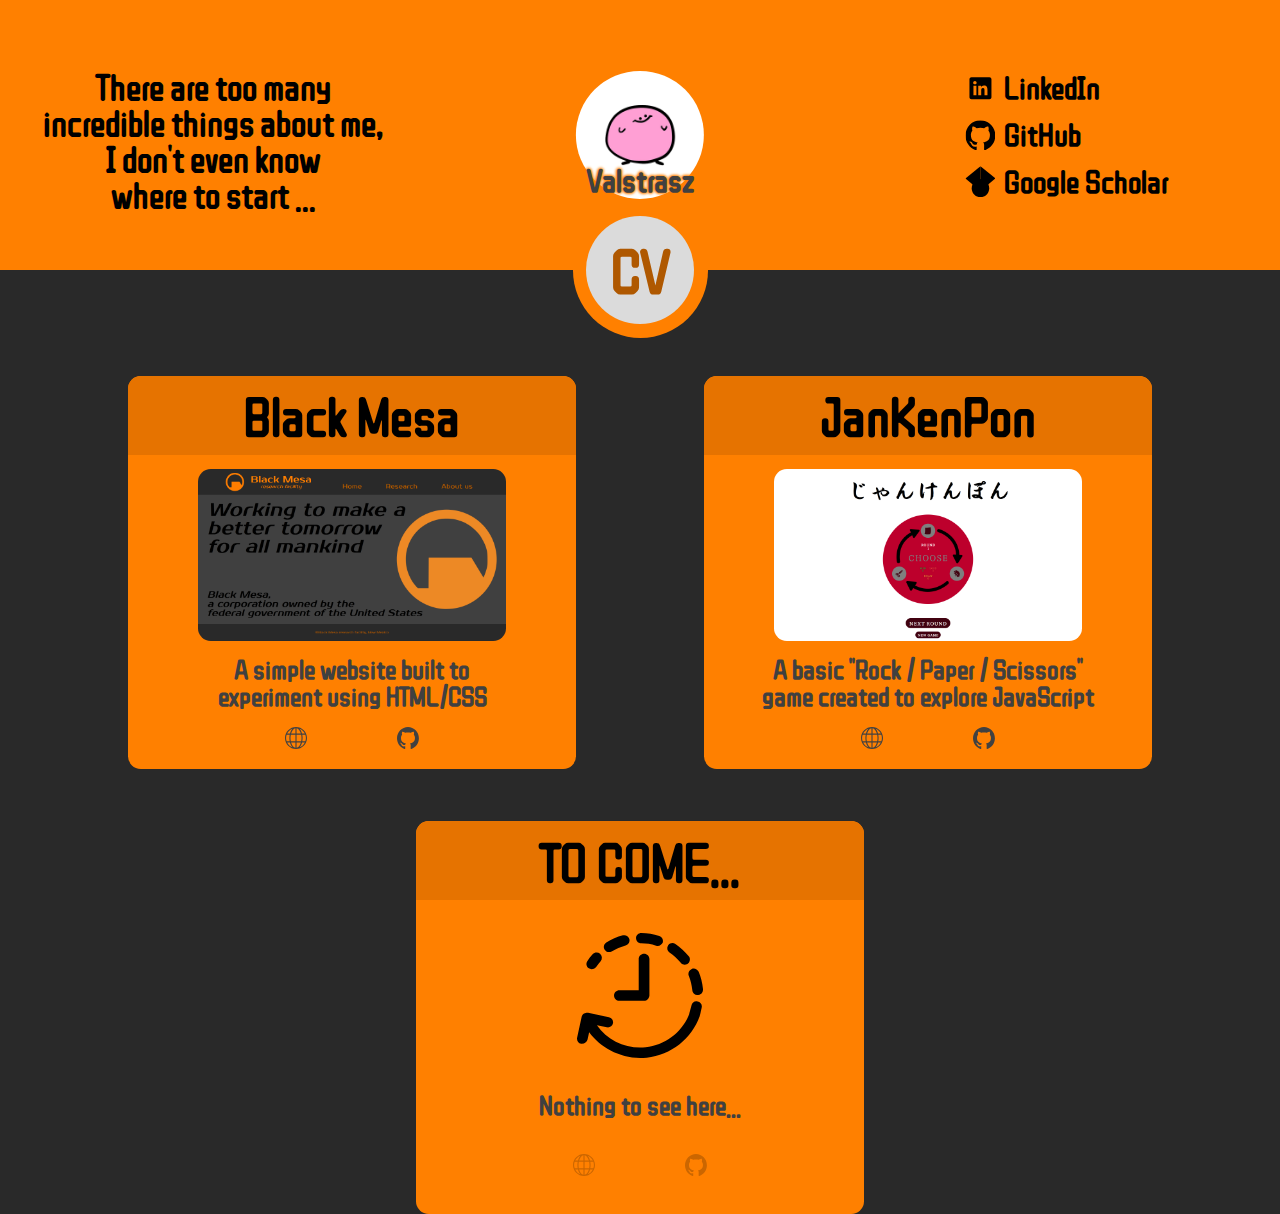
<file: index.html>
<!DOCTYPE html>
<html lang="en">
    <head>
        <meta charset="UTF-8">
        <meta name="viewport" content="width=device-width, initial-scale=1.0">

        <link rel="stylesheet" href="./Welcome/style/style.css">

        <script src="./Welcome/script/script.js" defer></script>

        <title> Welcome </title>
    </head>

    <body>
        <section id="section_hero">
            <div id="div_info">
                <div id="div_info_intro">
                    <p>
                        There are too many <br> incredible things about me, <br> I don't even know <br> where to start ...
                    </p>
                </div>

                <div id="div_info_picture">
                    <div id="profile_pic" class="centered">
                        <img class="centered" src="./Welcome/res/Kirbo.png" alt="Profile picture">
                    </div>

                    <div id="name">
                        <p> Valstrasz </p>
                    </div>
                </div>

                <div id="div_info_link">
                    <div id="div_info_link_boundingbox" class="centered">
                        <div id="link_linkedin" class="div_link" onclick="window.open('https://www.linkedin.com/in/valentin-grave-69a243155/', '_blank');">
                            <div class="logo">
                                <img id="logo_linkedin" class="centered" src="./Welcome/res/logo_linkedin.svg" alt="LinkedIn logo"/>
                            </div>

                            <div class="link">
                                <p> LinkedIn </p>
                            </div>
                        </div>
                        
                        <div id="link_github" class="div_link" onclick="window.open('https://github.com/Valstrasz', '_blank');">
                            <div class="logo">
                                <img id="logo_github" class="centered" src="./Welcome/res/logo_github.svg" alt="GitHub logo"/>
                            </div>

                            <div class="link">
                                <p> GitHub </p>
                            </div>
                        </div>
                        
                        <div id="link_googlescholar" class="div_link" onclick="window.open('https://scholar.google.com/citations?user=WZst6JUAAAAJ', '_blank');">
                            <div class="logo">
                                <img id="logo_googlescholar" class="centered" src="./Welcome/res/logo_googlescholar.svg" alt="Google Scholar logo"/>
                            </div>

                            <div class="link">
                                <p> Google Scholar </p>
                            </div>
                        </div>
                    </div>
                </div>
            </div>

            <div id="div_cv_btn_container">
                <div id="div_cv_btn" class="centered"> <p class="centered">CV</p> </div>
            </div>
        </section>


        <section id="section_project">
            <div class="project">
                <div class="project_name">
                    <p class="project_name_text centered"> Black Mesa </p>
                </div>

                <div class="project_content">
                    <img class="project_thumbnail" src="./Welcome/res/thumbnail_htmlcss.png" alt="Thumbnail HTML/CSS project"/>
    
                    <p class="project_description"> A simple website built to experiment using HTML/CSS </p>
    
                    <div class="project_link">
                        <div class="link_website" onclick="window.open('./Pre_training/HTML_CSS/page/index.html', '_blank');">
                            <img src="./Welcome/res/logo_internet.svg" alt="logo_internet"/>
                        </div>
    
                        <div class="link_github" onclick="window.open('https://github.com/Valstrasz/Webpages/tree/main/Pre_training/HTML_CSS', '_blank');">
                            <img src="./Welcome/res/logo_github.svg" alt="logo_github"/>
                        </div>
                    </div>
                </div>
            </div>


            <div class="project">
                <div class="project_name">
                    <p class="project_name_text centered"> JanKenPon </p>
                </div>

                <div class="project_content">
                    <img class="project_thumbnail" src="./Welcome/res/thumbnail_javascript.png" alt="Thumbnail JavaScript project"/>

                    <p class="project_description"> A basic "Rock / Paper / Scissors" game created to explore JavaScript </p>

                    <div class="project_link">
                        <div class="link_website" onclick="window.open('./Pre_training/JavaScript/page/index.html', '_blank');">
                            <img src="./Welcome/res/logo_internet.svg" alt="logo_internet"/>
                        </div>

                        <div class="link_github" onclick="window.open('https://github.com/Valstrasz/Webpages/tree/main/Pre_training/JavaScript', '_blank');">
                            <img src="./Welcome/res/logo_github.svg" alt="logo_github"/>
                        </div>
                    </div>
                </div>
            </div>


            <div id="to_come" class="project">
                <div class="project_name">
                    <p class="project_name_text centered"> TO COME... </p>
                </div>

                <div class="project_content">
                    <img class="project_thumbnail" src="./Welcome/res/time.svg" alt="Thumbnail JavaScript project"/>

                    <p class="project_description"> Nothing to see here... </p>

                    <div class="project_link">
                        <div class="link_website">
                            <img src="./Welcome/res/logo_internet.svg" alt="logo_internet"/>
                        </div>

                        <div class="link_github">
                            <img src="./Welcome/res/logo_github.svg" alt="logo_github"/>
                        </div>
                    </div>
                </div>
            </div>

        </section>

        <section id="section_cv">
            <iframe src="./Welcome/res/CV.pdf#toolbar=0&navpanes=0"></iframe>
        </section>
        <!-- <object class="pdf" 
                data="../res/CV.pdf"
                width="800"
                height="500">
        </object> -->


        <!-- <section id="section_cv">
            <iframe src="../res/CV.pdf" style="width: 100%;height: 100%;border: none;"></iframe>
        </section> -->

        <!-- <a href="https://www.figma.com/design/I54nXVyjRIcSrjVk3jnJt0/Black_Mesa_mock_up?m=auto&t=FksG01njIhw6rZ8y-1"> Figma </a>
        <iframe style="border: 1px solid rgba(0, 0, 0, 0.1);" width="800" height="450" src="https://embed.figma.com/design/I54nXVyjRIcSrjVk3jnJt0/Black_Mesa_mock_up?embed-host=share" allowfullscreen></iframe> -->
    
     
        <!-- <form action="" style="margin: 10em;">
            <label for="choice_id" style="display: block;">SELECT SOMETHING!</label>
            <select name="choice" id="choice_id">
                <option value="hello"> Hello there! </option>
                <option value="initial" selected> Initial selection </option>
                <option value="another"> I am at the bottom </option>
            </select>
            <button style="display: block;"> CLICK </button>
        </form> -->   
    </body>
</html>
</file>
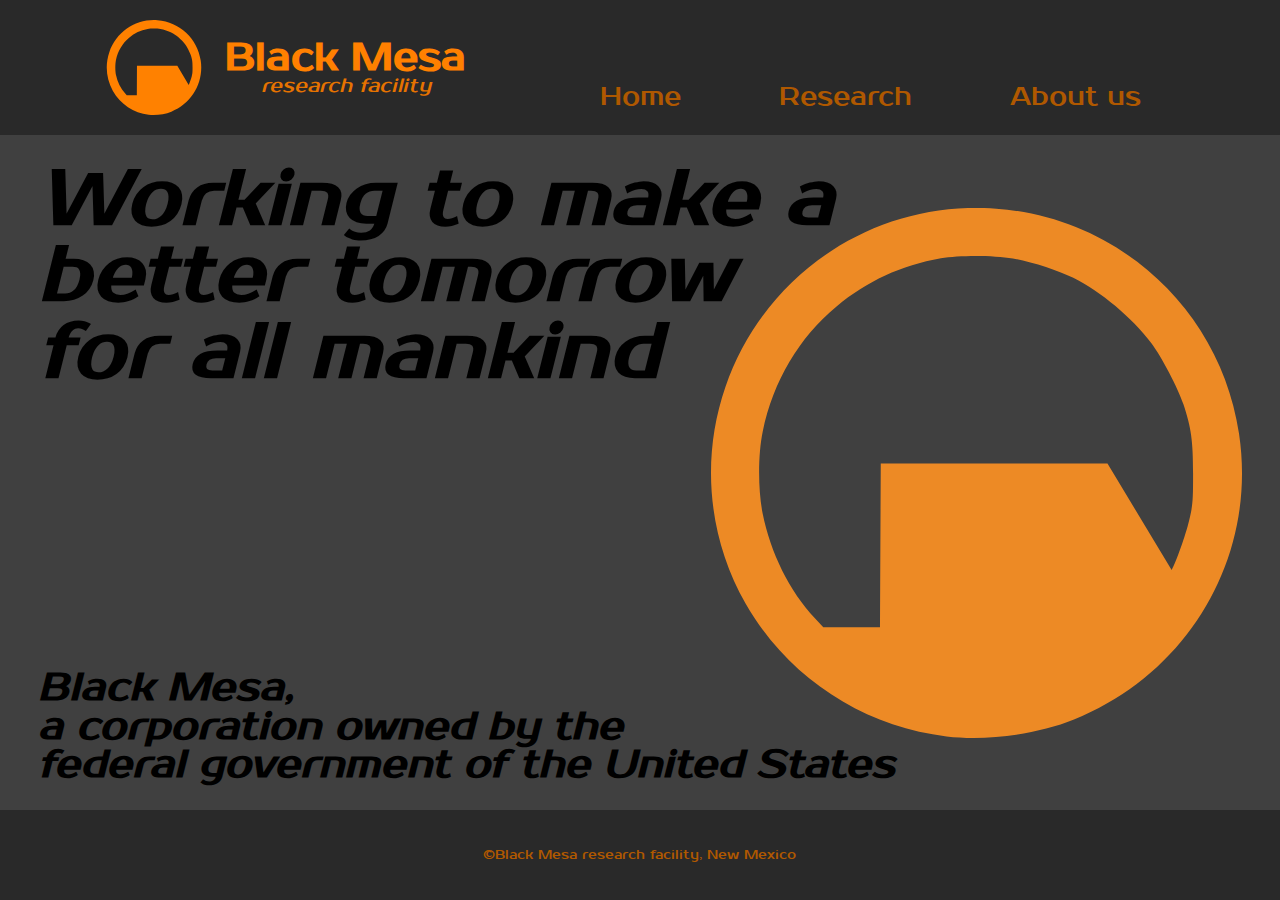
<file: Pre_training/HTML_CSS/page/index.html>
<!DOCTYPE html>
<html lang="en">
    <head>
        <meta charset="UTF-8">


        <link rel="stylesheet" href="../style/index.css"/>

        <title> Welcome to Black Mesa! </title>
    </head>

    <body>
        <header>
            <section class="logo_name">
                <img src="../res/Black_Mesa_logo.svg" alt="Black Mesa's logo"/>

                <section class="name">
                    <a href="./index.html">
                        <!-- Displayed when ".name" is not hovered -->
                        <div id="name_notHovered">
                            <h1> </h1>
                            <h2> </h2>
                        </div>
                        <!-- Displayed when ".name" is hovered -->
                        <div id="name_hovered">
                            <h1> </h1>
                            <h2> </h2>
                        </div>
                    </a>
                </section>
            </section>

            <nav>
                <ul>
                    <li> <a href="./index.html">Home</a> </li>
                    <li> <a href="./research.html">Research</a> </li>
                    <li> <a href="./about.html">About us</a> </li>
                </ul>
            </nav>

            <!-- <div id="header_after">
                <svg id="header_after_SVG" viewBox="0 0 1 1">
                    <defs>
                        <mask id="mask" maskUnits="objectBoundingBox" x="0px" y="0px">
                            <path fill="#ffffff" d="M 1 0 A 1 1 180 0 0 0 1 L 1 1 Z"/>
                        </mask>
                    </defs>
    
                    <path id="header_after_masked" x="0px" y="0px" style="mask: url(#mask);" fill="#ffffff" d="M 0,0 l 1,0 0,1 -1,0 Z"/>
                </svg>
            </div> -->
        </header>

        <main>
            <div id="motto">
                <p> Working to make a </p>
                <p> better tomorrow </p>
                <p> for all mankind </p>
            </div>

            <img id="logo" src="../res/Black_Mesa_logo.svg" alt="Black Mesa's logo">
            
            <div id="property">
                <p> Black Mesa, </p>
                <p> a corporation owned by the </p>
                <p> federal government of the United States </p>
            </div>
        </main>

        <footer>
            <section class="copyright">
                <p id="copyright_notHovered"> </p>
                <p id="copyright_hovered"> </p>
            </section>
        </footer>
    </body>
</html>
</file>
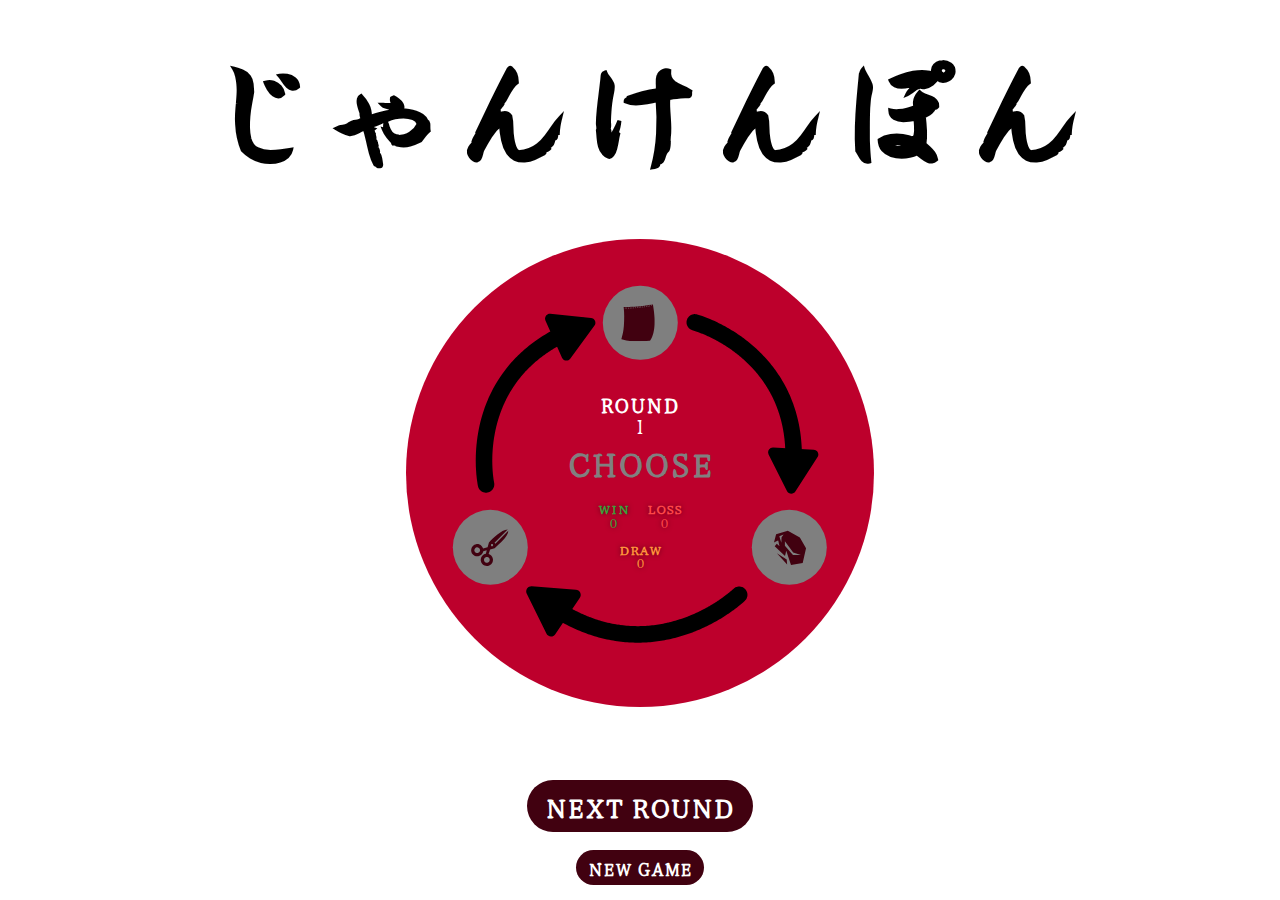
<file: Pre_training/JavaScript/page/index.html>
<!DOCTYPE html>
<html lang="en">
    <head>
        <meta charset="UTF-8">
        <meta name="viewport" content="width=device-width, initial-scale=1.0">
        
        <link rel="stylesheet" href="../style/style.css"/>
        
        <title> じゃんけんぽん - JanKenPon </title>
    </head>

    <body>
        <header>

        </header>


        <main>
            <section id="game_name_section">
                <div class="syllable">
                    <p class="char_jp"> じゃん </p>
                    <p class="char_lat show_on_hover"> Jan </p>
                </div>

                <div class="syllable">
                    <p class="char_jp"> けん </p>
                    <p class="char_lat show_on_hover"> Ken </p>
                </div>
                
                <div class="syllable">
                    <p class="char_jp"> ぽん </p>
                    <p class="char_lat show_on_hover"> Pon </p>
                </div>
            </section>


            <section id="game_ui_section">
                <section id="game_area" class="centered">
                    <div id="choices_grid_back" class="centered">
                        <img src="../res/revolving_arrows.svg" alt="Revolving arrows SVG">
                    </div>


                    <div id="results" class="centered">
                        <div id="round">
                            <p class="category"> ROUND </p>
                            <p class="count"> XXX </p>
                        </div>

                        <div id="step">
                        </div>

                        <div id="scores">
                            <div id="score_double">
                                <div id="win" class="category">
                                    <p class="name"> WIN </p>
                                    <p class="count"> XXX </p>
                                </div>


                                <div id="loss" class="category">
                                    <p class="name"> LOSS </p>
                                    <p class="count"> XXX </p>
                                </div>
                            </div>


                            <div id="draw" class="category">
                                <p class="name"> DRAW </p>
                                <p class="count"> XXX </p>
                            </div>
                        </div>
                    </div>


                    <div id="choices_grid" class="centered">
                        <div id="paper" class="choice" data-choice="paper">
                            <svg id="paperSvg" class="choice_icon centered" viewBox="0 0 12800 12800">
                                <defs>
                                    <mask id="paperMask" maskUnits="objectBoundingBox" x="0px" y="0px">
                                        <path fill="#ffffff" d="M 10533 12736 c-133 -33 -244 -64 -247 -67 -5 -5 26 -177 49 -274 2 -12 23 -30 49 -42 55 -27 77 -59 78 -110 1 -79 -51 -133 -127 -133 -72 0 -125 54 -125 127 0 30 9 51 36 86 l35 45 -28 144 c-22 107 -33 143 -44 141 -33 -4 -434 -94 -438 -99 -2 -2 4 -65 14 -140 l19 -136 36 -18 c45 -23 68 -49 80 -88 19 -68 -31 -144 -104 -158 -70 -13 -146 51 -146 124 0 40 13 67 51 107 l28 30 -20 130 c-11 71 -22 131 -24 133 -4 5 -475 -85 -482 -91 -2 -2 4 -66 14 -141 l17 -137 43 -26 c69 -40 92 -108 58 -174 -49 -94 -184 -89 -227 8 -25 57 -17 94 32 147 l38 41 -14 115 c-8 63 -17 125 -19 136 -5 21 -6 21 -286 -27 -155 -26 -284 -50 -286 -53 -10 -9 29 -291 40 -298 87 -50 110 -83 104 -146 -11 -110 -150 -155 -221 -72 -49 59 -42 137 18 187 l33 28 -18 143 c-9 79 -19 145 -21 147 -3 4 -540 -76 -546 -81 -4 -2 27 -267 31 -269 85 -50 117 -87 117 -133 0 -130 -173 -180 -240 -69 -35 56 -22 113 37 169 l29 28 -17 131 c-10 72 -19 132 -21 133 -3 2 -181 -21 -427 -55 l-83 -11 6 -57 c27 -234 24 -225 68 -249 87 -51 103 -146 34 -209 -70 -65 -180 -35 -207 56 -15 50 0 96 44 139 l33 32 -18 137 c-10 75 -20 138 -21 140 -5 4 -609 -66 -615 -72 -3 -2 3 -62 11 -132 14 -109 20 -130 38 -143 11 -8 37 -29 57 -47 34 -28 37 -36 36 -80 -1 -118 -132 -174 -213 -92 -56 55 -53 129 6 188 l36 36 -15 128 c-9 70 -18 130 -21 133 -6 6 -516 -41 -521 -48 -2 -2 3 -59 10 -128 7 -69 13 -128 13 -132 1 -4 19 -19 41 -33 69 -44 89 -118 50 -183 -56 -92 -201 -68 -230 38 -13 48 -1 83 47 131 l35 37 -12 128 c-7 71 -14 132 -16 135 -2 4 -14 5 -26 3 -13 -2 -133 -13 -268 -24 -134 -12 -244 -22 -245 -23 0 -1 4 -62 10 -136 l10 -134 37 -23 c51 -33 68 -61 68 -115 0 -120 -147 -170 -225 -78 -20 24 -25 42 -25 81 0 48 3 55 44 94 l44 42 -10 128 c-6 71 -12 131 -14 133 -4 5 -479 -27 -538 -35 l-39 -6 7 -135 7 -136 51 -48 51 -47 -5 -56 c-5 -66 -32 -101 -89 -116 -83 -23 -159 38 -159 128 0 40 5 50 46 91 l47 46 -7 135 c-4 74 -8 135 -9 136 -1 2 -101 -4 -222 -11 -121 -8 -237 -15 -259 -15 l-38 0 7 -152 7 -153 43 -38 c74 -64 81 -139 17 -200 -77 -73 -212 -16 -212 91 0 44 14 70 57 108 l35 31 -1 119 c-1 65 -4 134 -8 153 l-6 34 -156 -7 c-86 -3 -205 -9 -265 -13 l-109 -6 5 -153 5 -153 51 -49 c47 -43 52 -52 52 -91 0 -80 -48 -131 -125 -131 -75 0 -125 51 -125 127 1 46 15 72 59 109 l34 28 -7 155 c-4 86 -8 156 -9 156 -2 1 -529 -23 -539 -24 -10 -1 -10 -70 -1 -218 l6 -112 39 -26 c115 -76 66 -235 -72 -235 -32 0 -48 7 -76 33 -31 28 -37 41 -42 85 -4 51 -4 53 42 98 l46 47 0 126 c0 69 -3 143 -7 164 l-6 39 -201 -6 c-111 -4 -234 -9 -273 -12 l-73 -6 6 -161 c6 -150 8 -163 28 -180 76 -63 94 -98 81 -156 -8 -38 -58 -87 -96 -95 -95 -19 -178 68 -154 161 3 15 25 44 47 65 l40 37 -1 133 c-1 73 -4 148 -8 167 l-6 34 -261 -8 c-143 -4 -261 -8 -261 -8 -1 -1 1 -66 3 -144 l4 -143 35 -21 c97 -60 96 -182 -2 -229 -37 -18 -50 -20 -82 -11 -67 18 -110 84 -98 150 4 23 21 48 51 75 l44 41 -7 143 -6 142 -67 0 c-37 0 -142 -3 -235 -7 l-168 -6 5 -150 c4 -129 7 -151 23 -159 53 -30 78 -64 82 -114 11 -125 -125 -188 -214 -99 -29 29 -33 39 -33 86 0 49 3 55 45 96 51 48 50 44 38 236 l-6 107 -240 0 -239 0 6 -42 c3 -24 17 -135 30 -248 197 -1653 216 -4052 51 -6090 -133 -1625 -368 -2957 -685 -3885 -67 -194 -179 -473 -235 -585 -19 -38 -35 -84 -35 -102 l0 -33 168 -57 c1023 -348 2147 -574 3392 -683 227 -20 561 -41 880 -57 338 -17 1573 -17 1965 0 1014 43 1894 108 3220 237 143 14 265 25 271 25 7 0 53 63 104 140 449 684 800 1519 1039 2475 219 875 342 1785 403 2985 16 321 16 1508 0 1875 -68 1532 -220 2904 -512 4635 -33 195 -63 367 -66 383 -5 24 -9 27 -47 26 -23 -1 -151 -29 -284 -63 z"/>
                                    </mask>
                                </defs>
                
                                <path id="paperMasked" x="0px" y="0px" style="mask: url(#paperMask);" fill="#ffffff" d="M 0,0 l 12800,0 0,12800 -12800,0 Z"/>
                            </svg>
                        </div>

                        <div id="rock" class="choice" data-choice="rock">
                            <svg id="rockSvg" class="choice_icon centered" viewBox="0 0 512 512">
                                <defs>
                                    <mask id="rockMask" maskUnits="objectBoundingBox" x="0px" y="0px">
                                        <path fill="#ffffff" d="M228.813 23L68.75 72.28 39.5 182.095l47.53-21.22 10.44-4.655 2.5 11.155 8.75 39.125 6.405 28.53-21.75-19.53-15.72-14.125-28.218 32.344 140.657 136 9.656-40.69 7.53-31.874 10.407 31.063 54.72 163.592L432.343 465.5l45.75-202.938-84.563-148.718L228.814 23zm-57.688 49.875l-27.813 39.906-3.25 73.44-27.187-88.94 58.25-24.405zm17.844 93.406l113.124 155.25L407 355.407l-107.375-.844-110.656-128v-60.28zM79.312 330.25l140.125 153.125-5.563-65.875-134.563-87.25 z"/>
                                    </mask>
                                </defs>
                
                                <path id="rockMasked" x="0px" y="0px" style="mask: url(#rockMask);" fill="#ffffff" d="M 0,0 l 512,0 0,512 -512,0 Z"/>
                            </svg>
                        </div>

                        <div id="scissors" class="choice" data-choice="scissors">
                            <svg id="scissorsSvg" class="choice_icon centered" viewBox="0 0 512 512">
                                <defs>
                                    <mask id="scissorsMask" maskUnits="objectBoundingBox" x="0px" y="0px">
                                        <path fill="#ffffff" d="M331.748,199.256l-11.189-11.189L501.365,7.261c-93.744,8.129-196.113,113.906-257.29,175.085l-18.395,67.113 l-61.519,15.928c-3.827-13.034-10.907-25.388-21.139-35.606c-8.134-8.128-17.632-14.297-27.724-18.395 c-15.18-6.138-31.662-7.672-47.503-4.604c-15.817,3.04-31.051,10.801-43.255,22.999c-8.143,8.149-14.326,17.638-18.409,27.739 c-6.133,15.151-7.663,31.662-4.599,47.494c3.044,15.811,10.785,31.041,23.008,43.259c8.13,8.14,17.618,14.297,27.719,18.395 c15.167,6.148,31.667,7.673,47.504,4.614c15.821-3.05,31.041-10.791,43.259-23.009c8.129-8.138,14.312-17.628,18.4-27.729 c2.429-6.002,4.104-12.208,5.094-18.483l47.086-10.936l-10.921,47.125c-0.972,0.155-1.972,0.271-2.958,0.466 c-15.812,3.039-31.056,10.781-43.249,22.999c-8.149,8.148-14.326,17.637-18.41,27.738c-6.133,15.152-7.673,31.662-4.599,47.494 c3.04,15.812,10.786,31.041,23.009,43.259c8.124,8.139,17.618,14.297,27.714,18.395c15.161,6.138,31.672,7.673,47.494,4.604 c15.836-3.039,31.054-10.78,43.272-22.999c8.13-8.138,14.317-17.618,18.405-27.719c6.134-15.161,7.659-31.681,4.604-47.512 c-3.054-15.812-10.785-31.041-23.009-43.259c-8.133-8.13-17.632-14.297-27.728-18.395c-2.434-0.982-4.9-1.807-7.406-2.564 l20.708-62.393l61.853-17.715C383.33,199.702,502.036,111.31,512,19.004L331.748,199.256z M122.068,296.505 c-1.437,7.382-4.939,14.346-10.703,20.105c-3.851,3.846-8.221,6.662-12.898,8.586c-7.006,2.836-14.767,3.574-22.168,2.127 c-7.38-1.447-14.32-4.954-20.109-10.703c-3.847-3.856-6.672-8.227-8.571-12.888c-2.842-7.022-3.574-14.782-2.132-22.183 c1.442-7.382,4.953-14.326,10.712-20.105c3.852-3.856,8.207-6.662,12.884-8.566c7.011-2.856,14.792-3.574,22.168-2.146 c7.395,1.447,14.335,4.953,20.118,10.712c3.836,3.866,6.658,8.217,8.561,12.898C122.787,281.344,123.515,289.105,122.068,296.505z M243.297,393.377c3.842,3.865,6.663,8.216,8.562,12.897c2.86,7.003,3.583,14.763,2.146,22.164 c-1.442,7.381-4.958,14.336-10.708,20.104c-3.856,3.847-8.216,6.672-12.897,8.586c-7.008,2.836-14.768,3.564-22.164,2.137 c-7.386-1.457-14.332-4.964-20.12-10.713c-3.846-3.856-6.663-8.217-8.561-12.888c-2.846-7.022-3.58-14.782-2.137-22.182 c1.442-7.382,4.939-14.336,10.708-20.105c3.856-3.856,8.197-6.664,12.883-8.567c7.018-2.855,14.787-3.593,22.178-2.136 C230.579,384.111,237.519,387.618,243.297,393.377z M296.968,229.781c-5.856,5.867-15.35,5.847-21.202,0 c-5.852-5.846-5.852-15.335,0.005-21.192c5.852-5.847,15.341-5.857,21.188,0C302.81,214.436,302.82,223.935,296.968,229.781 z"/>
                                    </mask>
                                </defs>
                
                                <path id="scissorsMasked" x="0px" y="0px" style="mask: url(#scissorsMask);" fill="#ffffff" d="M 0,0 l 512,0 0,512 -512,0 Z"/>
                            </svg>
                        </div>
                    </div>
                </section>
            </section>


            <section id="game_btn_section">
                <button id="btn_next"> NEXT ROUND </button>
                <button id="btn_reset"> NEW GAME </button>
            </section>
        </main>


        <footer>

        </footer>


        <script src="../script/script.js"></script>
    </body>
</html>
</file>
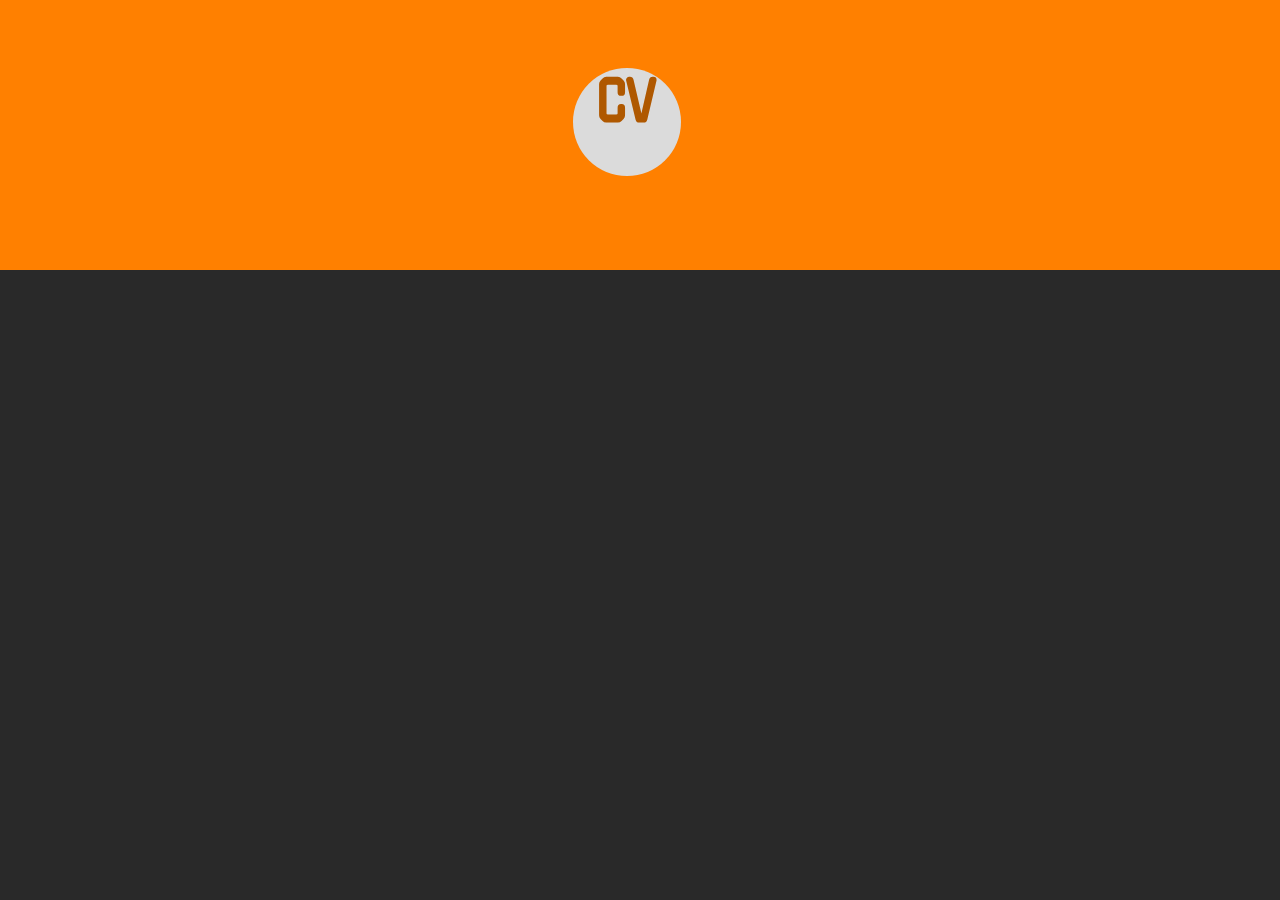
<file: Welcome/page/OLD_index.html>
<!DOCTYPE html>
<html lang="en">
    <head>
        <meta charset="UTF-8">
        <meta name="viewport" content="width=device-width, initial-scale=1.0">

        <link rel="stylesheet" href="../style/style.css">

        <script src="../script/script.js" defer></script>

        <title> Welcome </title>
    </head>

    <body>
        <section id="section_hero">


            <div id="div_cv_btn_container">
                <div id="div_cv_btn"> <p>CV</p> </div>
            </div>
        </section>


        <section id="section_project">

        </section>

        <section id="section_cv">
            <iframe src="../res/CV.pdf"></iframe>
        </section>
        <!-- <object class="pdf" 
                data="../res/CV.pdf"
                width="800"
                height="500">
        </object> -->


        <!-- <section id="section_cv">
            <iframe src="../res/CV.pdf" style="width: 100%;height: 100%;border: none;"></iframe>
        </section> -->

        <!-- <a href="https://www.figma.com/design/I54nXVyjRIcSrjVk3jnJt0/Black_Mesa_mock_up?m=auto&t=FksG01njIhw6rZ8y-1"> Figma </a>
        <iframe style="border: 1px solid rgba(0, 0, 0, 0.1);" width="800" height="450" src="https://embed.figma.com/design/I54nXVyjRIcSrjVk3jnJt0/Black_Mesa_mock_up?embed-host=share" allowfullscreen></iframe> -->
    
     
        <!-- <form action="" style="margin: 10em;">
            <label for="choice_id" style="display: block;">SELECT SOMETHING!</label>
            <select name="choice" id="choice_id">
                <option value="hello"> Hello there! </option>
                <option value="initial" selected> Initial selection </option>
                <option value="another"> I am at the bottom </option>
            </select>
            <button style="display: block;"> CLICK </button>
        </form> -->   
    </body>
</html>
</file>
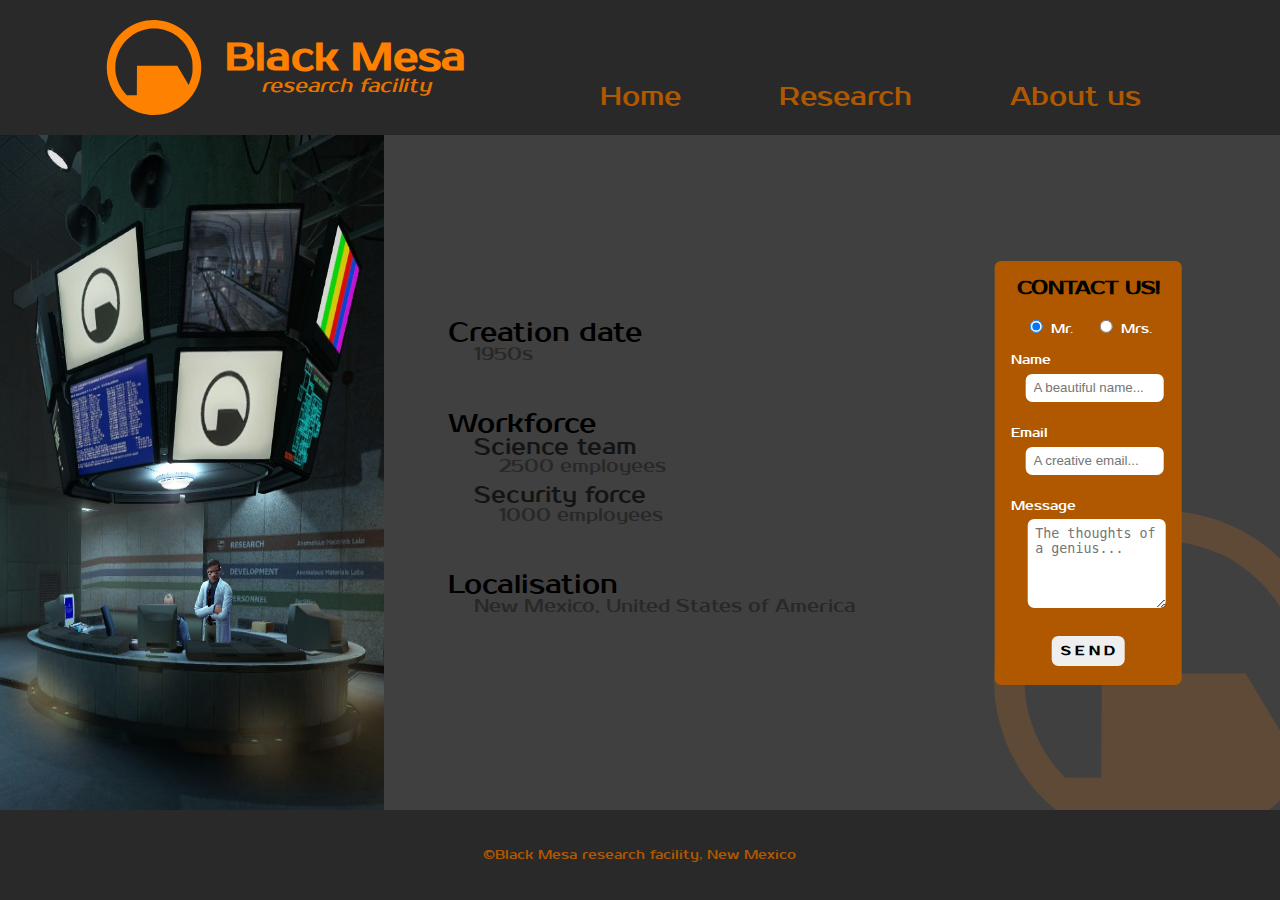
<file: Pre_training/HTML_CSS/page/about.html>
<!DOCTYPE html>
<html lang="en">
    <head>
        <meta charset="UTF-8">


        <link rel="stylesheet" href="../style/about.css"/>

        <title> Welcome to Black Mesa! </title>
    </head>

    <body>
        <header>
            <section class="logo_name">
                <img src="../res/Black_Mesa_logo.svg" alt="Black Mesa's logo"/>

                <section class="name">
                    <a href="./index.html">
                        <!-- Displayed when ".name" is not hovered -->
                        <div id="name_notHovered">
                            <h1> </h1>
                            <h2> </h2>
                        </div>
                        <!-- Displayed when ".name" is hovered -->
                        <div id="name_hovered">
                            <h1> </h1>
                            <h2> </h2>
                        </div>
                    </a>
                </section>
            </section>

            <nav>
                <ul>
                    <li> <a href="./index.html">Home</a> </li>
                    <li> <a href="./research.html">Research</a> </li>
                    <li> <a href="./about.html">About us</a> </li>
                </ul>
            </nav>
        </header>

        <main>
            <section id="section_image"></section>

            <section id="section_info">
                <div class="info">
                    <p class="category"> Creation date </p>
                    <p class="data"> 1950s </p>
                </div>  

                <div class="info">
                    <p class="category"> Workforce </p>
                    <div class="sub_info">
                        <p class="sub_category"> Science team </p>
                        <p class="data"> 2500 employees </p>
                    </div>
                    <div class="sub_info">
                        <p class="sub_category"> Security force </p>
                        <p class="data"> 1000 employees </p>
                    </div>
                </div>
                
                <div class="info">
                    <p class="category"> Localisation </p>
                    <p class="data"> New Mexico, United States of America </p>
                </div>
            </section>


            <section id="section_form">
                <form action="">
                    <p id="catch"> CONTACT US! </p>

                    <div class="form_info gender">
                        <div class="radio_option">
                            <input type="radio" name="gender" id="gender_mr" value="mr" checked/>
                            <label for="gender_mr"> Mr. </label>
                        </div>
                        <div class="radio_option">
                            <input type="radio" name="gender" id="gender_mrs" value="mrs"/>
                            <label for="gender_mrs"> Mrs. </label>
                        </div>
                    </div>

                    <div class="form_info">
                        <label for="input_name"> Name </label>
                        <input id="input_name" type="text" name="name" placeholder="A beautiful name..." required>
                    </div>

                    <div class="form_info">
                        <label for="input_email"> Email </label>
                        <input id="input_email" type="email" name="email" placeholder="A creative email..." required>
                    </div>

                    <div class="form_info">
                        <label for="input_message"> Message </label>
                        <textarea id="input_message" name="message" placeholder="The thoughts of a genius..." required rows="5"></textarea>
                    </div>

                    <button> SEND </button>
                </form>

                <img id="logo" src="../res/Black_Mesa_logo.svg" alt="Black Mesa's logo">
            </section>
        </main>

        <footer>
            <section class="copyright">
                <p id="copyright_notHovered"> </p>
                <p id="copyright_hovered"> </p>
            </section>
        </footer>
    </body>
</html>
</file>
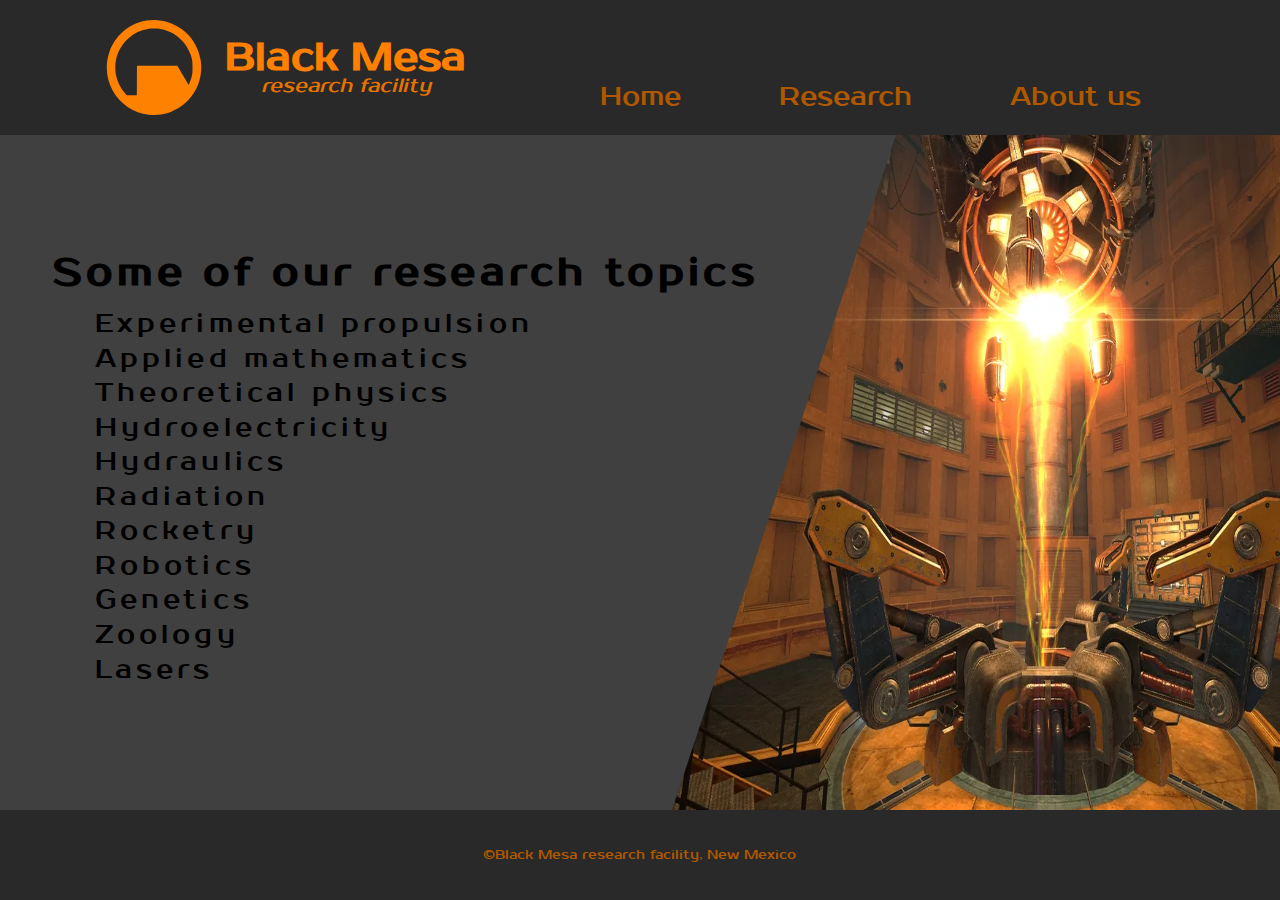
<file: Pre_training/HTML_CSS/page/research.html>
<!DOCTYPE html>
<html lang="en">
    <head>
        <meta charset="UTF-8">


        <link rel="stylesheet" href="../style/research.css"/>

        <title> Welcome to Black Mesa! </title>
    </head>

    <body>
        <header>
            <section class="logo_name">
                <img src="../res/Black_Mesa_logo.svg" alt="Black Mesa's logo"/>

                <section class="name">
                    <a href="./index.html">
                        <!-- Displayed when ".name" is not hovered -->
                        <div id="name_notHovered">
                            <h1> </h1>
                            <h2> </h2>
                        </div>
                        <!-- Displayed when ".name" is hovered -->
                        <div id="name_hovered">
                            <h1> </h1>
                            <h2> </h2>
                        </div>
                    </a>
                </section>
            </section>

            <nav>
                <ul>
                    <li> <a href="./index.html">Home</a> </li>
                    <li> <a href="./research.html">Research</a> </li>
                    <li> <a href="./about.html">About us</a> </li>
                </ul>
            </nav>
        </header>

        <main>
            <div id="background_image"></div>


            <div id="cover_image">
                <svg viewBox="0 0 300 100" preserveAspectRatio="none">
                    <path d="M 0 0 l 300 0 l -75 100 L 0 100 Z"/>
                </svg>
            </div>


            <div id="research_topic">
                <p id="title"> Some of our research topics </p>

                <ul>
                    <li> Experimental propulsion </li>
                    <li> Applied mathematics </li>
                    <li> Theoretical physics </li>
                    <li> Hydroelectricity </li>
                    <li> Hydraulics </li>
                    <li> Radiation </li>
                    <li> Rocketry </li>
                    <li> Robotics </li>
                    <li> Genetics </li>
                    <li> Zoology </li>
                    <li> Lasers </li>
                </ul>
            </div>


            <!-- <div id="image">
                <svg viewBox="0 0 300 100">
                    <mask id="imageMask">
                        <path fill="#ffffff" d="M 0 100 l 100 -100 l 200 0 l 0 100 Z"/>
                    </mask>
    
                    <image xmlns:xlink="http://www.w3.org/1999/xlink" xlink:href="../res/research.jpg" mask="url(#imageMask)"></image>
                </svg>
            </div> -->

            <!-- <div id="image">
                <svg id="imageSvg" viewBox="0 0 300 100">
                    <defs>
                        <mask id="imageMask" maskUnits="objectBoundingBox" x="0px" y="0px">
                            <path fill="#ffffff" d="M 0 100 l 100 -100 l 200 0 l 0 100 Z"/>
                        </mask>
                    </defs>
    
                    <path id="imageMasked" x="0px" y="0px" style="mask: url(#imageMask);" fill="#ffffff" d="M 0,0 l 300,0 0,100 -300,0 Z"/>
                </svg>
            </div> -->
        </main>

        <footer>
            <section class="copyright">
                <p id="copyright_notHovered"> </p>
                <p id="copyright_hovered"> </p>
            </section>
        </footer>
    </body>
</html>
</file>
<file: Pre_training/HTML_CSS/style/index.css>
@import url("./common.css");



#motto {
    position: absolute;
    top: 0px;
    left: 1rem;

    font-size: 6rem;
    font-weight: bold;
    font-style: italic;
}


#logo {
    position: absolute;
    top: 50%;
    right: 1rem;
    transform: translateY(-50%);

    height: 85%;

    filter: invert(52%) sepia(70%) saturate(585%) hue-rotate(347deg) brightness(104%) contrast(86%);
}


#property {
    position: absolute;
    bottom: 0px;
    left: 1rem;

    font-size: 3rem;
    font-weight: bold;
    font-style: italic;
}
</file>
<file: Pre_training/HTML_CSS/style/about.css>
@import url("./common.css");



:root {
    --widthImage: 30vw;
}


main {
    display: grid;
    grid-template-columns: var(--widthImage) 40vw 30vw;
    grid-template-rows: 100%;
    grid-template-areas: "grid_image grid_info grid_form";

    /* override the propriety from "common.css" */
    margin: 0;
}


/* "--marginMain" is defined in "./common.css" */
#section_image {
    grid-area: grid_image;

    position: relative;

    top: 0;
    left: 0;

    height: 100%;
    width: 100%;

    background-image: url("../res/reception.jpg");
    background-repeat: no-repeat;
    background-size: 325% 142.5%;
    background-position-x: 71.5%;
}


#section_info {
    grid-area: grid_info;

    position: relative;
    display: flex;
    flex-direction: column;
    justify-content: center;
    align-items: flex-start;
    gap: 1.5em;

    margin-left: 5rem;

    font-size: 2rem;


    & .data {
        margin-left: 2rem;
    }


    & .sub_info {
        margin-left: 2rem;
    }
}


.sub_category {
    color: rgb(20, 20, 20);
    font-size: 0.85em;
}


.data {
    margin-bottom: 0.5em;

    color: rgb(40, 40, 40);
    font-size: 0.7em;
}


#section_form {
    grid-area: grid_form;

    position: relative;

    overflow: hidden;
}


form  {
    position: absolute;

    display: flex;
    flex-direction: column;
    justify-content: space-around;
    align-items: center;

    height: 60%;
    width: 40%;
    padding: 0.75em 1.5ch;

    color: white;

    background-color: var(--darkOrange);

    border-radius: 0.5em;


    /* centering */
    top: 50%;
    left: 50%;
    transform: translate(-50%, -50%);


    & :is(input[type=text], input[type=email], textarea) {
        border-style: none;
        border-radius: 0.5em;

        width: 80%;
        margin: 0.5em 0ch 0.5em 2ch;
        padding: 0.5em 1ch;
    }


    & button {
        border-style: none;
        border-radius: 0.5em;

        padding: 0.5em 0.5ch 0.5em 0.875ch;

        letter-spacing: 0.375ch;
        font-weight: bold;
        font-family: Prosto One;


        &:hover {
            cursor: pointer;
        }
    }
}


#catch {
    color: black;
    font-size: 1.5em;
    font-weight: bold;
}


.form_info > label {
   display: block;

   cursor: pointer;
}


.gender {
    display: flex;
    flex-direction: row;
    justify-content: center;
    align-items: center;
    gap: 2ch;
}


.radio_option *:hover {
    cursor: pointer;
}


#logo {
    position: absolute;
    bottom: -3rem;
    right: -4rem;

    height: 50%;

    z-index: -1;

    filter: invert(27%) sepia(15%) saturate(1121%) hue-rotate(350deg) brightness(95%) contrast(84%);
}
</file>
<file: Pre_training/HTML_CSS/style/research.css>
@import url("./common.css");



main {
    /* override the propriety from "common.css" */
    margin: 0;
}


#background_image {
    position: absolute;

    top: 0;
    right: 0;

    height: 100%;
    width: 50%;

    /* flip image */
    transform: scaleX(-1);

    background-image: url("../res/research.jpg");
    background-repeat: no-repeat;
    background-size: 115% 100%;
    background-position-x: 125%;
}


#cover_image {
    position: absolute;
    top: 0;
    left: 0;

    height: 100%;
    width: 100%;

    & > svg {
        height: 100%;
        width: 70%;

        fill: var(--lightGray) !important;
    }
}


#research_topic {
    /* centering vertically */
    position: absolute;
    top: 50%;
    transform: translateY(-50%);

    margin-left: 2.5ch;

    font-size: 2rem;
    letter-spacing: 0.2ch;



    & #title {
        margin-bottom: 0.5em;

        font-size: 1.5em;
        font-weight: bold;
    }
}


main ul {
    display: block;

    list-style-type: none;

    margin-left: 2ch;


    & > * {
        margin-bottom: 0.35em;
    }
}


/* #image {
    position: absolute;
    top: 0%;
    right: 0%;
    height: 100%;
    width: 60%;

    & > svg {
        height: 100%;
        width: 100%;
    }
} */

/* #image {
    position: absolute;
    top: 0%;
    right: 0%;

    background-color: red;

    height: 100%;
    width: 60%;
} */
</file>
<file: Welcome/style/style.css>
@import url("./reset.css");
/* @import url("https://fonts.googleapis.com/css2?family=Prosto+One&display=swap"); */
@import url("https://fonts.googleapis.com/css2?family=Roboto:ital,wght@0,100..900;1,100..900&display=swap");
@import url("https://fonts.googleapis.com/css2?family=Aclonica&display=swap");
@import url("https://fonts.googleapis.com/css2?family=Goldman:wght@400;700&display=swap");
@import url("https://fonts.googleapis.com/css2?&family=ZCOOL+QingKe+HuangYou&display=swap");



:root {
    inset: 0;

    font-family: "ZCOOL QingKe HuangYou";
    font-size: 1vw;
    font-weight: bold;


    /* variables for sizes */
    --marginMain: 2rem;
    --divCvContainerSize: 15vh;
    --pdfHeight: 75vh;
    --pdfWidth: 50vw;


    /* variables with values for "colors" */
    --lightGray: #404040;
    --darkGray: #292929;
    --lightOrange: #ff8000;
    --medOrange: #e67300;
    --darkOrange: #af5800;


    /* variables with values for "filters corresponding to colors" */
    --white_filter: brightness(0) saturate(100%) invert(100%) sepia(0%) saturate(0%) hue-rotate(162deg) brightness(103%) contrast(103%);
    --black_filter: brightness(0) saturate(100%) invert(0%) sepia(3%) saturate(4%) hue-rotate(348deg) brightness(106%) contrast(100%);
    --lightGray_filter: brightness(0) saturate(100%) invert(22%) sepia(0%) saturate(0%) hue-rotate(144deg) brightness(99%) contrast(87%);
    --darkGray_filter: brightness(0) saturate(100%) invert(14%) sepia(0%) saturate(1098%) hue-rotate(291deg) brightness(81%) contrast(88%);
    --lightOrange_filter: brightness(0) saturate(100%) invert(55%) sepia(28%) saturate(4682%) hue-rotate(0deg) brightness(102%) contrast(106%);
    --medOrange_filter: brightness(0) saturate(100%) invert(40%) sepia(97%) saturate(851%) hue-rotate(3deg) brightness(99%) contrast(101%);
    --darkOrange_filter: brightness(0) saturate(100%) invert(40%) sepia(78%) saturate(950%) hue-rotate(2deg) brightness(92%) contrast(104%);


    /* variables for animations */
    --transitionDuraTiming: 0.5s ease;
}


.centered {
    position: absolute;

    top: 50%;
    left: 50%;

    transform: translate(-50%, -50%);
}


body {
    display: grid;
    grid-template-columns: 100%;
    grid-template-rows: 30vh 70vh;
    grid-template-areas: "grid_hero" "grid_project";
    justify-content: center;
    align-items: center;

    background-color: var(--darkGray);
}


#section_hero {
    grid-area: grid_hero;
    box-sizing: border-box;

    position: relative;

    padding: calc(var(--divCvContainerSize) / 2) 0;

    height: 100%;
    width: 100%;

    background-color: var(--lightOrange);
}


#div_info {
    display: flex;
    flex-direction: row;
    justify-content: space-evenly;
    align-items: center;
    flex-wrap: wrap;

    box-sizing: border-box;

    height: 100%;
    width: 100%;


    & > * {
        box-sizing: border-box;

        flex: 1 1 max(30%, 200px);
        height: 100%;
    }
}


#div_info_intro {
    position: relative;

    font-size: 4vmin;
    text-align: center;

    
    & > p {
        width: 100%;

        white-space: nowrap;
    }
}


#div_info_picture {
    position: relative;


    & #profile_pic {
        aspect-ratio: 1;
        height: 95%;

        border-radius: 100%;

        background-color: white;


        & img {
            display: block;

            aspect-ratio: 1;
            height: 80%;
        }
    }


    & #name{
        position: absolute;
        bottom: 5%;

        color: var(--lightGray);
        text-shadow: 
            0 0 0.1em var(--lightOrange),
            0 0 0.1em var(--lightOrange),
            0 0 0.1em var(--lightOrange);
        font-size: 2.5em;

    
        /* centering horizontally */
        left: 50%;
        transform: translateX(-50%);
    }
}


#div_info_link {
    position: relative;

    width: fit-content;

    margin-left: auto;
    margin-right: auto;

    
    & #div_info_link_boundingbox {
        display: flex;
        flex-direction: column;
        justify-content: center;
        align-items: flex-start;
        gap: 1ex;

        height: fit-content;
        width: fit-content;
    
        font-size: 3.5vmin;
    }


    & .div_link {
        display: flex;
        flex-direction: row;
        justify-content: flex-start;
        align-items: center;
        gap: 0.5ch;

        color: black;

        cursor: pointer;


        & .logo {
            position: relative;

            aspect-ratio: 1;
            height: 2ex;


            & img {
                height: 100%;
                width: 100%;

                filter: var(--black_filter);
            }
        }


        & .link {
            position: relative;

            white-space: nowrap;
        }


        &:hover {
            color: white;

            & img {
                filter: var(--white_filter)
            }
        }
    }
}



#section_project {
    grid-area: grid_project;

    box-sizing: border-box;
    position: relative;
    inset: 0;

    display: flex;
    flex-direction: row;
    justify-content: center;
    align-items: flex-start;
    flex-wrap: wrap;
    gap: 10%;

    height: 100%;
    width: 100%;

    padding-top: calc((var(--divCvContainerSize) / 2) + 3em);
}


.project {
    display: grid;
    grid-template-columns: 100%;
    grid-template-rows: 20% 80%;
    grid-template-areas: "project_name" "project_content";
    justify-content: center;
    align-items: center;

    height: 75%;
    max-width: 35%;
    min-width: 300px;

    background-color: var(--lightOrange);
    border-radius: 1em;

    overflow: hidden;


    transition: transform var(--transitionDuraTiming);


    &:hover {
        transform: scale(1.05);
    }
}


.project_name {
    grid-area: project_name;

    position: relative;

    height: 100%;
    width: 100%;

    font-size: 6vmin;

    background-color: var(--medOrange);


    & p {
        display: block;

        width: 100%;

        text-align: center;
    }
}


.project_content {
    grid-area: project_content;

    display: flex;
    flex-direction: column;
    justify-content: space-evenly;
    align-items: center;

    width: 100%;
    height: 100%;
}


.project_thumbnail {
    /* flex-basis: 25%; */
    aspect-ratio: 16 / 9;
    height: 55%;
    max-width: 90%;

    border-radius: 1em;
}


.project_description {
    --fontSize: 3vmin;

    /* flex-basis: 25%; */
    width: 75%;

    color: var(--lightGray);
    font-size: var(--fontSize);
    text-align: center;
}


.project_link {
    display: grid;
    grid-template-columns: 1fr 1fr;
    grid-template-rows: 100%;
    justify-content: center;
    align-items: center;

    /* flex-basis: 10%; */
    height: 10%;
    width: 50%;

    bottom: 0px;


    & > div {
        aspect-ratio: 1;
        width: 20%;

        margin: 0 auto;


        & > img {
            height: 100%;
            width: 100%;

            filter: var(--lightGray_filter);


            transition: filter var(--transitionDuraTiming);


            &:hover {
                filter: var(--white_filter);

                cursor: pointer;    
            }
        }
    }
}


#to_come {
    & .project_thumbnail {
        aspect-ratio: 1;
        height: 40%;
    }


    & .project_link img {
        filter: var(--darkOrange_filter);

        cursor: default;
    }
}



#div_cv_btn_container {
    /* needed for it to appear in front of '#section_project' */
    z-index: 1;

    position: relative;

    box-sizing: border-box;

    height: var(--divCvContainerSize);
    width: var(--divCvContainerSize);

    margin: 0 auto;

    border-radius: 100%;

    background-color: var(--lightOrange);

    & #div_cv_btn {
        height: 80%;
        width: 80%;

        border-radius: 100%;

        background-color: rgb(219, 219, 219);

        color: var(--darkOrange);

        transition:
            background-color var(--transitionDuraTiming),
            box-shadow  var(--transitionDuraTiming),
            color  var(--transitionDuraTiming),
            transform  var(--transitionDuraTiming);


        & > p {
            position: relative;

            font-size: calc(var(--divCvContainerSize) * 0.45);
            text-align: center;

            user-select: none;
        }


        &:hover {
            cursor: pointer;

            background-color: white;
            box-shadow: inset 0 0 1em 0.25em var(--medOrange);

            color: var(--medOrange);

            transform: translate(-50%, -50%) scale(0.9);
        }
    }
}



#section_cv {
    /* needed for it to appear in front of '#div_cv_btn_container' */
    z-index: 2;

    display: none;
    position: fixed;
    inset: 0;

    height: 100vh;
    width: 100vw;

    background-color: rgba(0, 0, 0, 0.375);
}


/* /!\ AN IFRAME DOESN'T INHERIT ITS PARENT'S CSS /!\ */
iframe {
    display: none;
    position: fixed;
    top: calc( (100vh - var(--pdfHeight)) / 2 );
    left: calc( (100vw - var(--pdfWidth)) / 2 );

    height: var(--pdfHeight);
    width: var(--pdfWidth);

    border-radius: 1em;

    border: none;
}
</file>
<file: Pre_training/JavaScript/style/style.css>
/*/////////*/
/* IMPORTS */
/* style sheets */
@import url("./reset.css");
/* fonts */
/* @import url("https://fonts.googleapis.com/css2?family=Dela+Gothic+One&display=swap");
@import url("https://fonts.googleapis.com/css2?family=Potta+One&display=swap");
@import url("https://fonts.googleapis.com/css2?family=Reggae+One&display=swap");
@import url("https://fonts.googleapis.com/css2?family=RocknRoll+One&display=swap"); */
@import url("https://fonts.googleapis.com/css2?family=Yuji+Syuku&display=swap");



/*////////////*/
/* ANIMATIONS */
@keyframes revolvingArrows_anim {
    0% { transform: translate(-50%, -50%) rotate(0deg); }
    100% { transform: translate(-50%, -50%) rotate(360deg); }
}



/*////////*/
/* STYLES */
:root {
    /*/////////////////*/
    /*/// VARIABLES ///*/
    /* DIMENSIONS */
    --sectionGameNameHeight: 20vh;
    --sectionGameUiHeight: 65vh;
    --sectionGameUiWidth: 75vw;
    --sectionGameBtnHeight: 15vh;
    
    --gameAreaHeight: calc(var(--sectionGameUiHeight) / 1.25);
    --gameAreaWidth: calc(var(--sectionGameUiwidth) / 1.25);


    /* FONT-SIZES */
    --fontSizefactor: 0.75vmin;
    --fontSizeRound: calc(var(--fontSizefactor) * 3);
    --fontSizePhase: calc(var(--fontSizefactor) * 5);
    --fontSizeScore: calc(var(--fontSizefactor) * 2);


    /* COLORS */
    --redRisingSun_opaque: rgb(189, 0, 44);
    --redRisingSun_translucid: rgba(188, 0, 45, 0.5);
    --redRisingSun_ghost: rgba(188, 0, 45, 0.2);

    --choiceBackNotHover: rgb(127, 127, 127);
    --choiceBackHover: white;

    --choiceImgNotHover: #410110;
    --choiceImgHover: #bc002d;

    --colorPlayer: rgb(51, 140, 255);
    --colorComputer: rgb(255, 72, 200);
    --colorBoth: rgb(243, 255, 72);

    --colorWinRGB: rgb(58, 160, 58);
    --colorLossRGB: rgb(255, 72, 72);
    --colorDrawRGB: rgb(255, 147, 59);
    --colorWinRGBTuple: 58, 160, 58;
    --colorLossRGBTuple: 255, 72, 72;
    --colorDrawRGBTuple: 255, 147, 59;
 

    /* ANIMATIONS / TRANSITIONS */
    --choiceHoverTransition: ease-out 0.5s;


    /* GRID */
    --gridCellNumber: 5;
    --gridSquare: calc(var(--gameAreaHeight) * 0.8);

    
    /* FONTS */
    /* font-family: "Dela Gothic One"; */
    /* font-family: "Potta One"; */
    /* font-family: "Reggae One"; */
    /* font-family: "RocknRoll One"; */
    font-family: "Yuji Syuku";


    cursor: default;
    font-size: 2vh;
}


.centered {
    position: absolute;
    
    top: 50%;
    left: 50%;

    transform: translate(-50%, -50%);
}


.swirly {
    animation: revolvingArrows_anim 1s cubic-bezier(.21,.91,.78,1) 1;
}


.show_on_hover {
    visibility: hidden;
}


main {
    display: grid;
    grid-template-areas:
        "game_name"
        "game_ui"
        "game_btn";
    grid-template-columns: 100vw;
    grid-template-rows: var(--sectionGameNameHeight) var(--sectionGameUiHeight) var(--sectionGameBtnHeight);
    justify-content: center;
    align-items: center;
}


section#game_name_section {
    grid-area: game_name;

    display: flex;
    flex-direction: row;
    justify-content: center;
    align-items: center;

    margin-top: 0.5em;

    font-size: calc(var(--sectionGameNameHeight) / 1.5);
    font-weight: bold;
}


section#game_name_section .syllable {
    & p {
        text-align: center;

        &.char_lat {
            margin-left: auto;
            margin-right: auto;
        }
    }


    & .char_jp {
        font-size: 10vw;
    }
    & .char_lat {
        font-size: 2vw;
    }


    &:hover {
        color: var(--redRisingSun_opaque);
    

        & > .show_on_hover {
            visibility: visible;
        }
    }
}


section#game_ui_section {
    grid-area: game_ui;

    display: block;

    margin-left: auto;
    margin-right: auto;
    
    height: var(--sectionGameUiHeight);
    width: var(--sectionGameUiWidth);
}


section#game_area {
    position: relative;
    box-sizing: border-box;

    aspect-ratio: 1;
    max-width: 90%;
    max-height: 80%;

    background-color: var(--redRisingSun_opaque);
    border-radius: 100%;
}


#choices_grid_back {
    height: 80%;
    width: 80%;


    & > img {
        height: 100%;
        width: 100%;
    }
}


#choices_grid {
    display: grid;
    /* creation of a 'gridCellNumber' square GRID with 'gridCellNumber'*'gridCellNumber' CELLs */
    grid-template-columns: repeat(var(--gridCellNumber), 1fr);
    grid-template-rows:  repeat(var(--gridCellNumber), 1fr);
    
    height: 80%;
    width: 80%;
}


.choice {
    position: relative;
    box-sizing: border-box;

    aspect-ratio: 1;
    width: 100%;

    border-radius: 100%;

    background-color: var(--choiceBackNotHover);

    transition: background-color var(--choiceHoverTransition);


    &:hover {
        background-color: var(--choiceBackHover);

        cursor: pointer;
        

        & svg > path {
            fill: var(--choiceImgHover);
        }
    }


    &.selected {
        &::after {
            white-space: nowrap;
            text-align: center;
            font-weight: bold;
            font-size: 1.5vmin;
        }

        
        /* when selected, style content ::after */
        &.selection_player:not(selection_computer) {
            background-color: var(--colorPlayer);


            &::after {
                color: var(--colorPlayer);

                content: "YOU";
            }
        }
        &.selection_computer:not(selection_player) {
            background-color: var(--colorComputer);


            &::after {
                color: var(--colorComputer);
    
                content: "CPU";
            }
        }
        &.selection_computer.selection_player {
            background-color: var(--colorBoth);


            &::after {
                color: var(--colorBoth);
    
                content: "YOU CPU";
            }
        }
    }
}


.choice::after {
    display: block;

    content: "";

    /* centering below its associated ".choice" element */
    position: absolute;
    top: 100%;
    left: 50%;
    transform: translatex(-50%);

    font-size: 0.75em;
}


.choice > svg {
    height: 50%;
    width: 50%;

    /* necessary on a SVG element for "event bubbling" to happen to its parents, when the SVG element itself fires an event due to a pointer */
    pointer-events: none;

    & > path {
        fill: var(--choiceImgNotHover);
    
        transition: fill var(--choiceHoverTransition);
    }
}


#paper {
    grid-column: 3;
    grid-row: 1;

    & > .centered {
        position: absolute;
        
        top: 50%;
        left: 50%;
    
        transform: translate(-50%, -50%) scaleY(-1);
    }
}
#rock {
    grid-column: 5;
    grid-row: 4;
}
#scissors {
    grid-column: 1;
    grid-row: 4;
}


#results {
    display: flex;
    flex-direction: column;
    justify-content: center;
    align-items: center;

    aspect-ratio: 1;
    width: 100%;

    text-align: center;
    font-size: 1vw;
}


#results #round {
    margin-top: 1em;
    
    color: white;
    font-size: var(--fontSizeRound);

    & .category {
        font-weight: bold;
    }
}
#results #step {
    position: relative;
    height: var(--fontSizePhase);

    margin: 0.75em 0em;


    &::after {
        position: absolute;
        top: 0px;
        left: 0px;

        transform: translateX(-50%);

        color: gray;
        font-size: var(--fontSizePhase);
        font-weight: 900;

        content: "CHOOSE";
    }
    
    
    &.round_win::after {
        color: var(--colorWinRGB);

        content: "WON";
    }
    &.round_loss::after {
        color: var(--colorLossRGB);

        content: "LOST";
    }
    &.round_draw::after {
        color: var(--colorDrawRGB);

        content: "DRAW";
    }
}
#results #scores {
    font-size: var(--fontSizeScore);

    & .name {
        font-weight: bold;
    }

    
    & p {
        text-shadow: 0px 0px 5px rgba(0, 0, 0, 0.5);
    }
    /* & .active > p {
        text-shadow: 0px 0px 5px rgba(255, 255, 255, 0.5);
    } */


    & #win {
        color: rgb(var(--colorWinRGBTuple));
    }
    & #loss {
        color: rgb(var(--colorLossRGBTuple));
    }
    & #draw {
        color: rgb(var(--colorDrawRGBTuple));
    }


    & #score_double {
        display: flex;
        flex-direction: row;
        justify-content: center;
        align-items: center;
        gap: 2ch;

        margin: calc(var(--fontSizeScore)) 0em;
    }
}


section#game_btn_section {
    grid-area: game_btn;
    
    display: flex;
    flex-direction: column;
    justify-content: center;
    align-items: center;
    gap: 1em;

    height: 100%;
    width: 100%;
}


section#game_btn_section > button {
    padding: 0.25em 0.65em;

    border-style: none;
    border-radius: 1em;

    background-color: var(--choiceImgNotHover);

    color: white;
    font-family: "Yuji Syuku";
    font-weight: bold;


    &:hover {
        background-color: var(--choiceImgHover);

        cursor: pointer;
    }
}


#btn_next {
    font-size: 1.5em;
}
#btn_reset {
    font-size: 1em;
}
</file>
